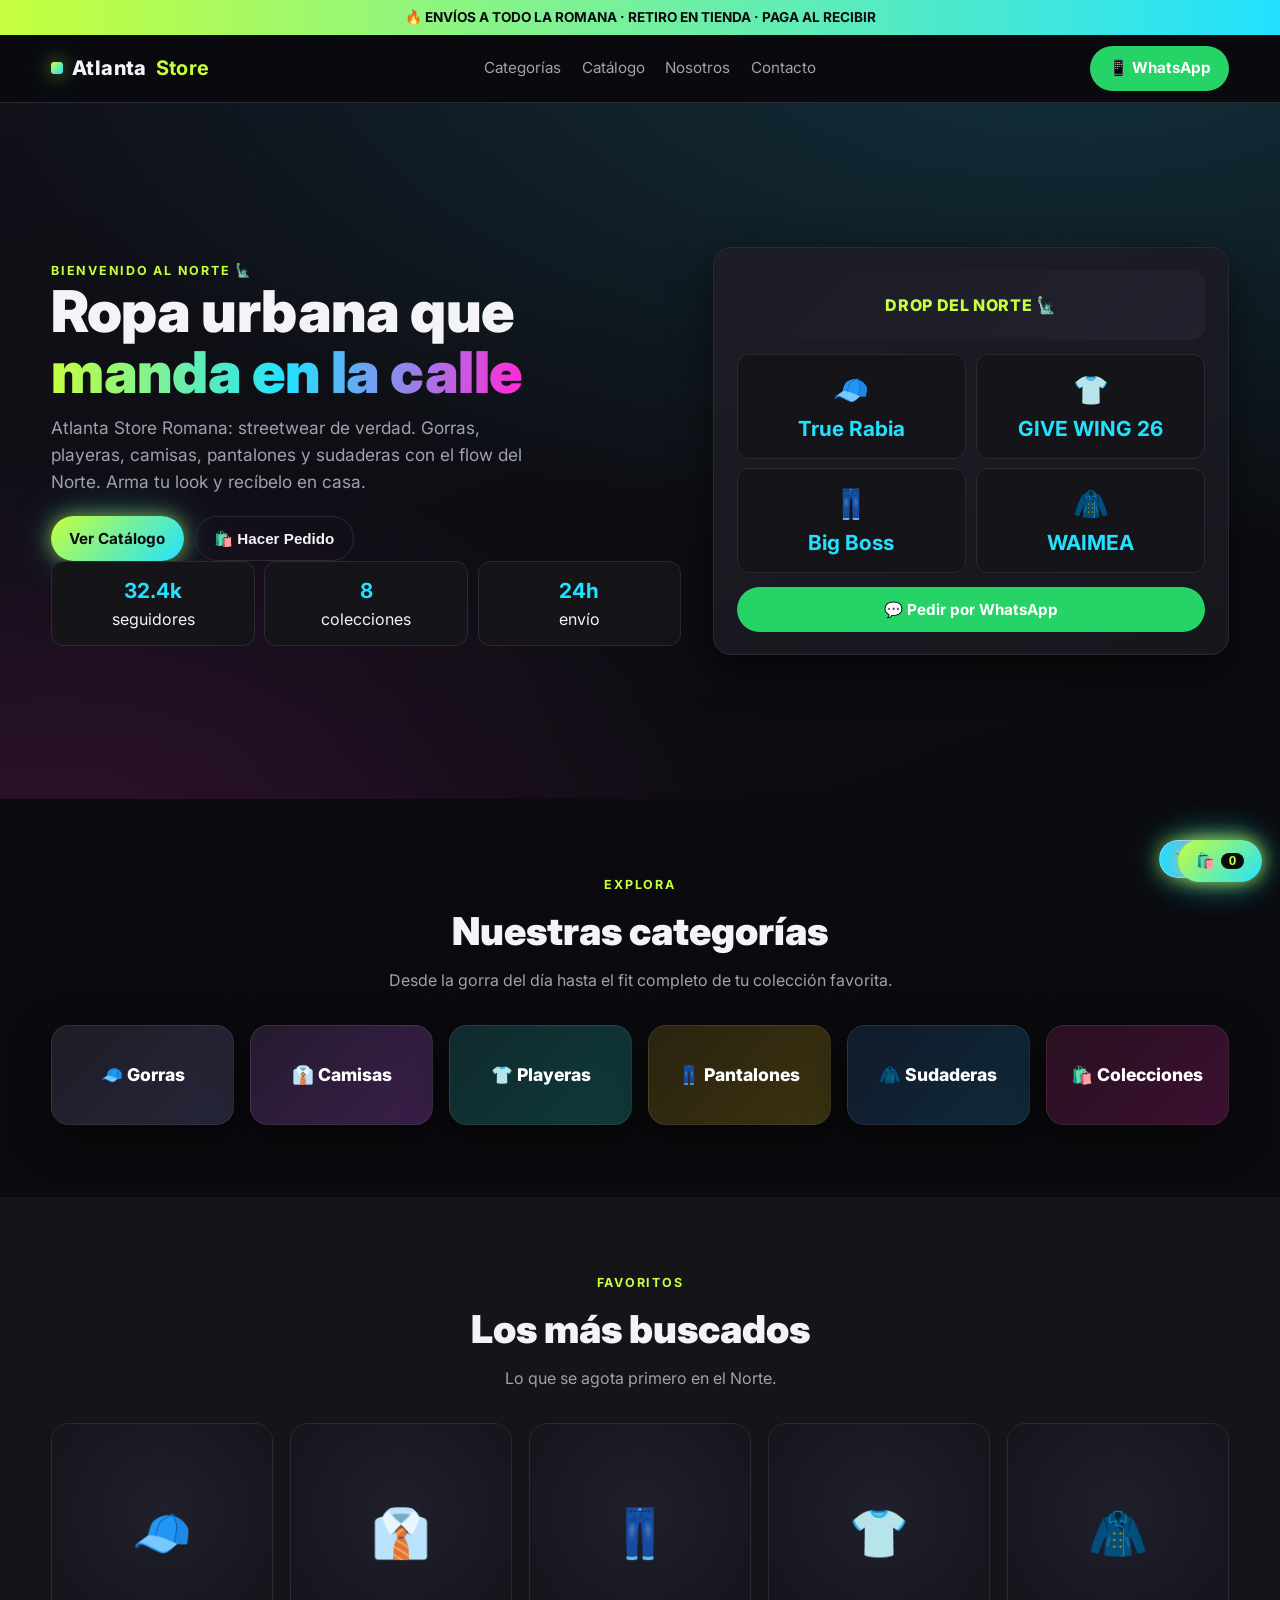
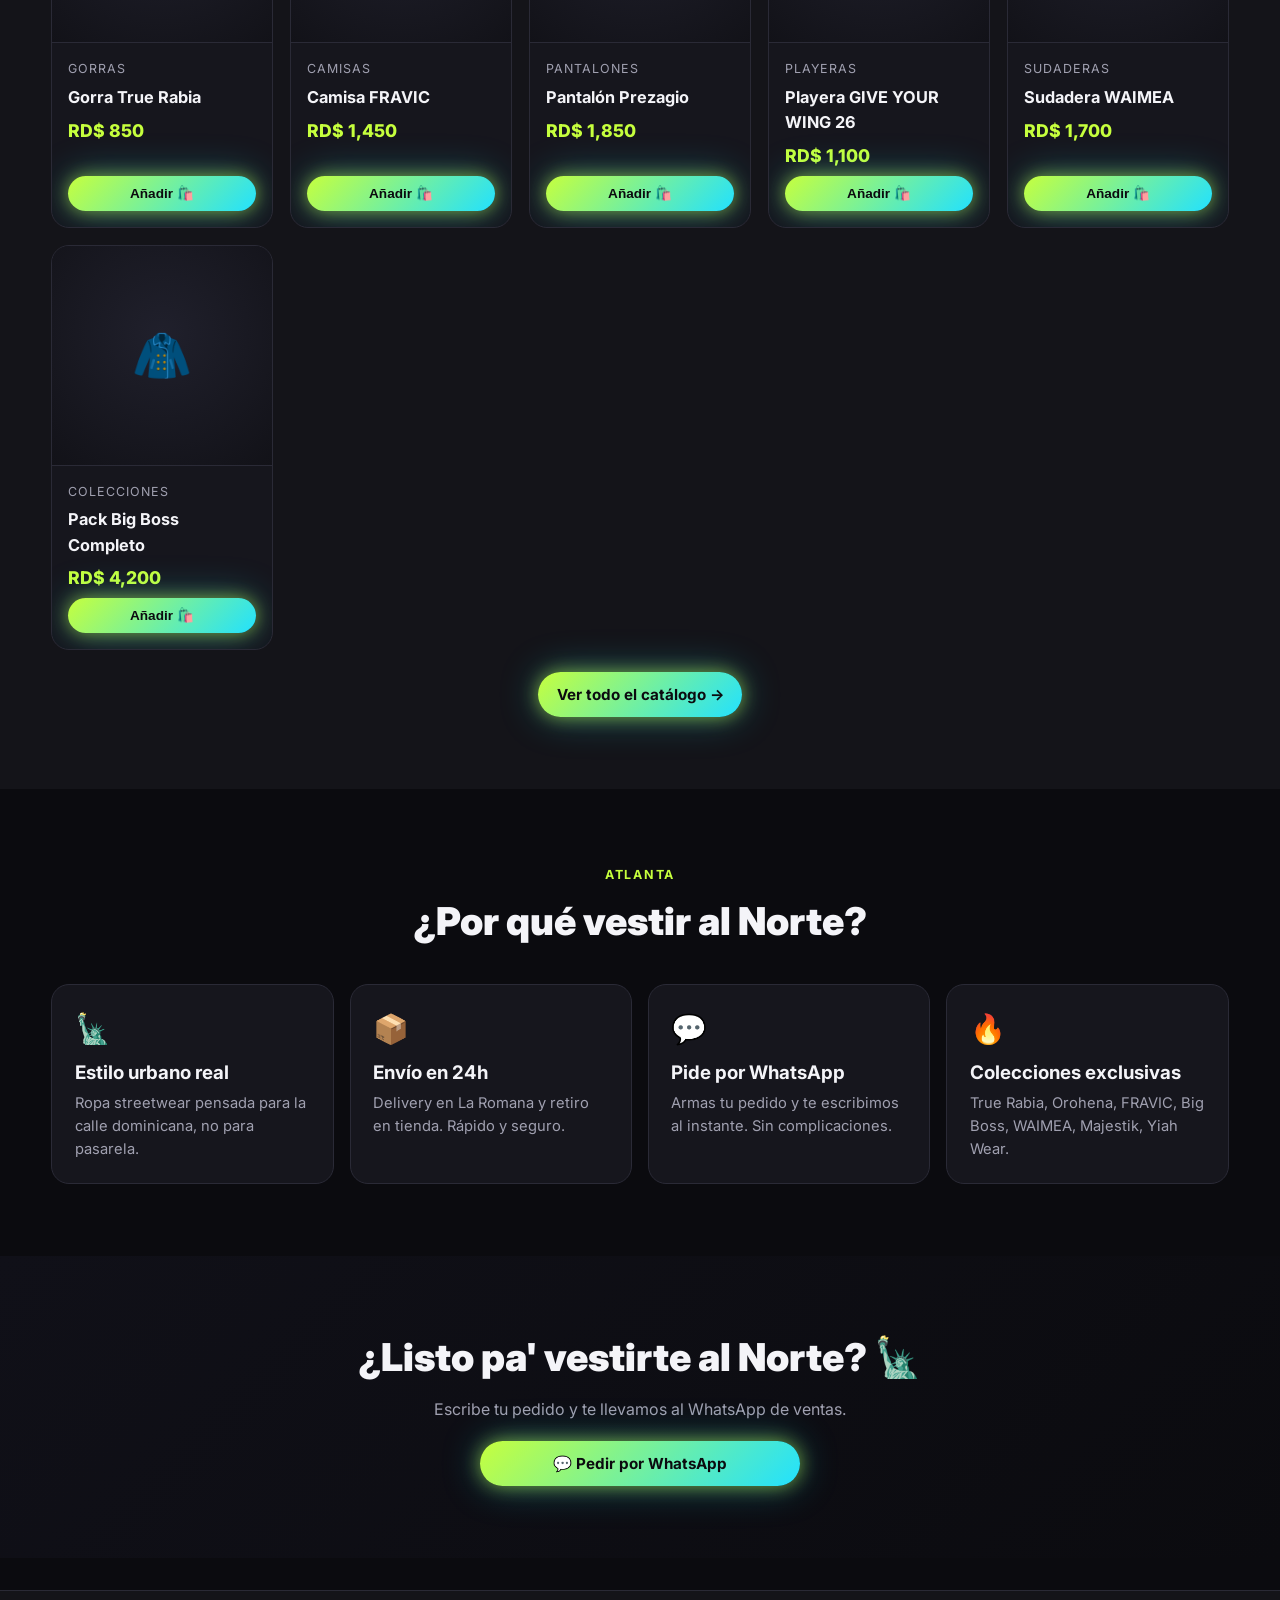
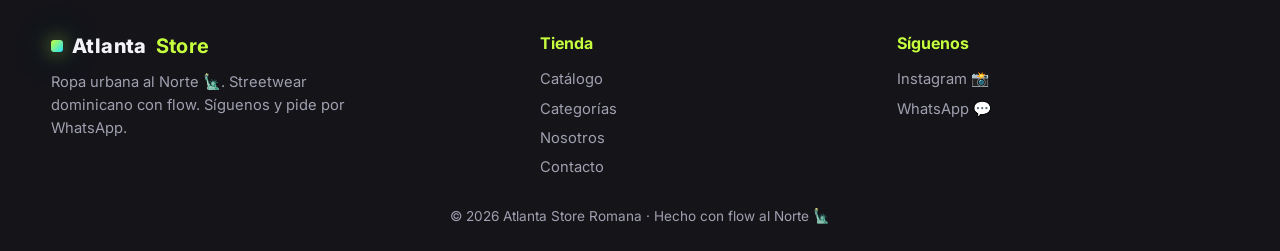
<file: index.html>
<!DOCTYPE html>
<html lang="es">
<head>
  <meta charset="UTF-8" />
  <meta name="viewport" content="width=device-width, initial-scale=1.0" />
  <title>Atlanta Store Romana — Ropa urbana al Norte 🗽</title>
  <meta name="description" content="Atlanta Store Romana: ropa urbana y streetwear en La Romana. Gorras, playeras, camisas, pantalones, sudaderas y colecciones. Pide por WhatsApp." />
  <meta name="theme-color" content="#0b0b0f" />
  <link rel="preconnect" href="https://fonts.googleapis.com">
  <link href="https://fonts.googleapis.com/css2?family=Inter:wght@400;600;800;900&display=swap" rel="stylesheet">
  <link rel="stylesheet" href="assets/css/style.css" />
</head>
<body>
  <div class="promo">🔥 ENVÍOS A TODO LA ROMANA · RETIRO EN TIENDA · PAGA AL RECIBIR</div>

  <header class="site-header">
    <div class="container nav">
      <a class="brand" href="index.html"><span class="dot"></span> Atlanta<b>Store</b></a>
      <nav class="nav-links" aria-label="Principal">
        <a href="#categorias">Categorías</a>
        <a href="catalogo.html">Catálogo</a>
        <a href="nosotros.html">Nosotros</a>
        <a href="contacto.html">Contacto</a>
      </nav>
      <a href="https://wa.me/message/SRDUJGXYN6LCE1" target="_blank" class="btn btn-wa">📱 WhatsApp</a>
    </div>
  </header>

  <!-- HERO -->
  <section class="hero">
    <div class="container hero-inner">
      <div class="hero-left">
        <span class="eyebrow">Bienvenido al Norte 🗽</span>
        <h1>Ropa urbana que <span class="grad">manda en la calle</span></h1>
        <p>Atlanta Store Romana: streetwear de verdad. Gorras, playeras, camisas, pantalones y sudaderas con el flow del Norte. Arma tu look y recíbelo en casa.</p>
        <div class="hero-cta">
          <a href="catalogo.html" class="btn btn-primary">Ver Catálogo</a>
          <button class="btn btn-ghost" data-open-cart>🛍️ Hacer Pedido</button>
        </div>
        <div class="hero-stats">
          <div class="s"><b>32.4k</b><span>seguidores</span></div>
          <div class="s"><b>8</b><span>colecciones</span></div>
          <div class="s"><b>24h</b><span>envío</span></div>
        </div>
      </div>
      <div class="hero-card">
        <div class="dish">DROP DEL NORTE 🗽</div>
        <div class="hero-stats" style="grid-template-columns:1fr 1fr">
          <div class="s"><span style="font-size:1.8rem">🧢</span><b>True Rabia</b></div>
          <div class="s"><span style="font-size:1.8rem">👕</span><b>GIVE WING 26</b></div>
          <div class="s"><span style="font-size:1.8rem">👖</span><b>Big Boss</b></div>
          <div class="s"><span style="font-size:1.8rem">🧥</span><b>WAIMEA</b></div>
        </div>
        <a href="https://wa.me/message/SRDUJGXYN6LCE1" target="_blank" class="btn btn-wa btn-block">💬 Pedir por WhatsApp</a>
      </div>
    </div>
  </section>

  <!-- CATEGORÍAS -->
  <section id="categorias">
    <div class="container">
      <div class="section-head">
        <span class="eyebrow">Explora</span>
        <h2>Nuestras categorías</h2>
        <p>Desde la gorra del día hasta el fit completo de tu colección favorita.</p>
      </div>
      <div class="cat-grid">
        <a class="cat-card" style="background:linear-gradient(135deg,#1d1d26,#26263a)" href="catalogo.html?cat=Gorras"><span>🧢 Gorras</span></a>
        <a class="cat-card" style="background:linear-gradient(135deg,#241a2e,#3a1f4a)" href="catalogo.html?cat=Camisas"><span>👔 Camisas</span></a>
        <a class="cat-card" style="background:linear-gradient(135deg,#102a2e,#103a3a)" href="catalogo.html?cat=Playeras"><span>👕 Playeras</span></a>
        <a class="cat-card" style="background:linear-gradient(135deg,#2a2410,#3a3210)" href="catalogo.html?cat=Pantalones"><span>👖 Pantalones</span></a>
        <a class="cat-card" style="background:linear-gradient(135deg,#101a2a,#102a3a)" href="catalogo.html?cat=Sudaderas"><span>🧥 Sudaderas</span></a>
        <a class="cat-card" style="background:linear-gradient(135deg,#2a1020,#3a1030)" href="catalogo.html?cat=Colecciones"><span>🛍️ Colecciones</span></a>
      </div>
    </div>
  </section>

  <!-- MÁS VENDIDOS -->
  <section style="background:var(--bg-soft)">
    <div class="container">
      <div class="section-head">
        <span class="eyebrow">Favoritos</span>
        <h2>Los más buscados</h2>
        <p>Lo que se agota primero en el Norte.</p>
      </div>
      <div class="product-grid" id="best-grid"></div>
      <div class="center" style="margin-top:1.4em;text-align:center">
        <a href="catalogo.html" class="btn btn-primary">Ver todo el catálogo →</a>
      </div>
    </div>
  </section>

  <!-- POR QUÉ -->
  <section>
    <div class="container">
      <div class="section-head">
        <span class="eyebrow">Atlanta</span>
        <h2>¿Por qué vestir al Norte?</h2>
      </div>
      <div class="feature-grid">
        <div class="feature"><div class="ic">🗽</div><h3>Estilo urbano real</h3><p>Ropa streetwear pensada para la calle dominicana, no para pasarela.</p></div>
        <div class="feature"><div class="ic">📦</div><h3>Envío en 24h</h3><p>Delivery en La Romana y retiro en tienda. Rápido y seguro.</p></div>
        <div class="feature"><div class="ic">💬</div><h3>Pide por WhatsApp</h3><p>Armas tu pedido y te escribimos al instante. Sin complicaciones.</p></div>
        <div class="feature"><div class="ic">🔥</div><h3>Colecciones exclusivas</h3><p>True Rabia, Orohena, FRAVIC, Big Boss, WAIMEA, Majestik, Yiah Wear.</p></div>
      </div>
    </div>
  </section>

  <!-- CTA -->
  <section style="background:linear-gradient(135deg,#101018,#0b0b0f);text-align:center">
    <div class="container">
      <h2 style="font-size:clamp(1.6rem,4vw,2.4rem);font-weight:900">¿Listo pa' vestirte al Norte? 🗽</h2>
      <p class="muted" style="margin:.6rem 0 1.2rem">Escribe tu pedido y te llevamos al WhatsApp de ventas.</p>
      <a href="https://wa.me/message/SRDUJGXYN6LCE1" target="_blank" class="btn btn-primary btn-block" style="max-width:320px;margin:0 auto">💬 Pedir por WhatsApp</a>
    </div>
  </section>

  <!-- FOOTER -->
  <footer class="footer">
    <div class="container footer-inner">
      <div>
        <div class="brand" style="margin-bottom:.6rem"><span class="dot"></span> Atlanta<b>Store</b></div>
        <p class="muted" style="font-size:.92rem;max-width:34ch">Ropa urbana al Norte 🗽. Streetwear dominicano con flow. Síguenos y pide por WhatsApp.</p>
      </div>
      <div>
        <h4>Tienda</h4>
        <a href="catalogo.html">Catálogo</a>
        <a href="#categorias">Categorías</a>
        <a href="nosotros.html">Nosotros</a>
        <a href="contacto.html">Contacto</a>
      </div>
      <div>
        <h4>Síguenos</h4>
        <a href="https://www.instagram.com/atlanta_store.rd" target="_blank">Instagram 📸</a>
        <a href="https://wa.me/message/SRDUJGXYN6LCE1" target="_blank">WhatsApp 💬</a>
      </div>
    </div>
    <p class="copy">© <span id="year"></span> Atlanta Store Romana · Hecho con flow al Norte 🗽</p>
  </footer>

  <!-- CARRITO -->
  <button class="fab btn btn-primary" id="cart-fab" aria-label="Bolsa">🛍️ <span class="cart-count" id="cart-count2">0</span></button>

  <div class="cart-panel" id="cart-panel">
    <div class="cart-backdrop" id="cart-backdrop"></div>
    <div class="cart-modal">
      <button class="close-x" id="cart-close">×</button>
      <h3>Tu bolsa 🛍️</h3>
      <div class="cart-items" id="cart-items"></div>
      <div class="delivery-toggle">
        <button data-mode="pickup" class="active" onclick="document.querySelectorAll('.delivery-toggle button').forEach(b=>b.classList.remove('active'));this.classList.add('active');document.querySelector('input[name=delivery][value=pickup]').checked=true">🏬 Retiro</button>
        <button data-mode="delivery" onclick="document.querySelectorAll('.delivery-toggle button').forEach(b=>b.classList.remove('active'));this.classList.add('active');document.querySelector('input[name=delivery][value=delivery]').checked=true">📦 Delivery</button>
      </div>
      <input type="radio" name="delivery" value="pickup" checked hidden>
      <input type="radio" name="delivery" value="delivery" hidden>
      <input class="field" id="zone" placeholder="Zona (solo delivery)" style="width:100%;padding:.6em 1em;border-radius:12px;background:var(--bg-soft);border:1px solid var(--line);color:var(--ink);margin-bottom:.6rem">
      <textarea class="field" id="order-note" placeholder="Nota (talla, color, etc.)" rows="2" style="width:100%;padding:.6em 1em;border-radius:12px;background:var(--bg-soft);border:1px solid var(--line);color:var(--ink)"></textarea>
      <div class="cart-total">Total: <b id="cart-total">RD$ 0</b></div>
      <button class="btn btn-primary btn-block" id="cart-send">📲 Enviar pedido por WhatsApp</button>
    </div>
  </div>

  <!-- CHATBOT -->
  <button class="chat-fab" id="chat-fab" aria-label="Chat">🗽 <span class="dot" style="width:8px;height:8px;border-radius:50%;background:#0a0a0a;animation:pulse 1.4s infinite"></span> Chat</button>
  <div class="chat-panel" id="chat-panel">
    <div class="chat-backdrop"></div>
    <div class="chat-modal">
      <div class="chat-head">🗽 AtlantaBot <button id="chat-close">×</button></div>
      <div class="chat-body" id="chat-body"></div>
      <form class="chat-input" id="chat-form">
        <input id="chat-input" placeholder="Busca una prenda o precio…" autocomplete="off">
        <button type="submit">➤</button>
      </form>
    </div>
  </div>

  <div class="toast" id="toast"></div>

  <script id="catalog-data" type="application/json">[]</script>
  <script>
    // cargar catálogo en index para "más vendidos"
    fetch("assets/data/catalog.json").then(r=>r.json()).then(d=>{
      window.__CAT = d;
      const grid=document.getElementById("best-grid");
      const best=d.filter(p=>[1,4,7,10,13,16].includes(p.id));
      grid.innerHTML=best.map(p=>{
        const emoji=(p.cat==="Gorras")?"🧢":(p.cat==="Pantalones")?"👖":(p.cat==="Camisas")?"👔":(p.cat==="Playeras")?"👕":"🧥";
        return `<article class="product-card"><div class="product-media">${emoji}</div><div class="product-body"><div class="product-cat">${p.catLabel}</div><div class="product-name">${p.name}</div><div class="product-price">RD$ ${p.price.toLocaleString("es-DO")}</div><button class="btn btn-primary" data-add="${p.id}">Añadir 🛍️</button></div></article>`;
      }).join("");
      document.getElementById("catalog-data").textContent=JSON.stringify(d);
    });
  </script>
  <script src="assets/js/app.js"></script>
  <script src="assets/js/chatbot.js"></script>
</body>
</html>
</file>
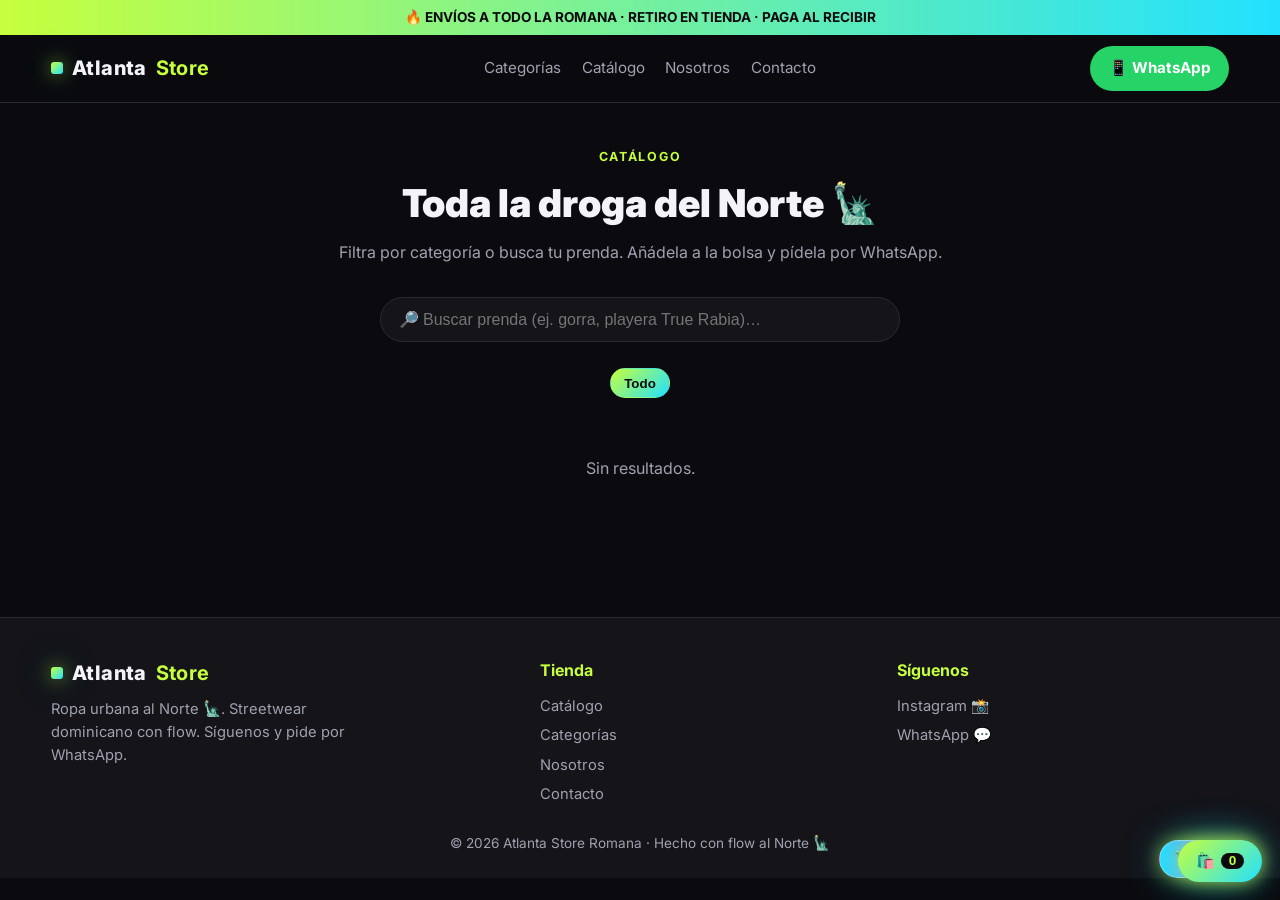
<file: catalogo.html>
<!DOCTYPE html>
<html lang="es">
<head>
  <meta charset="UTF-8" />
  <meta name="viewport" content="width=device-width, initial-scale=1.0" />
  <meta name="theme-color" content="#0b0b0f" />
  <link rel="preconnect" href="https://fonts.googleapis.com">
  <link href="https://fonts.googleapis.com/css2?family=Inter:wght@400;600;800;900&display=swap" rel="stylesheet">
  <link rel="stylesheet" href="assets/css/style.css" />
  <title>Catálogo — Atlanta Store Romana</title>
  <meta name="description" content="Catálogo de ropa urbana Atlanta Store: gorras, playeras, camisas, pantalones, sudaderas y colecciones." />
</head>
<body>
  <div class="promo">🔥 ENVÍOS A TODO LA ROMANA · RETIRO EN TIENDA · PAGA AL RECIBIR</div>
  <header class="site-header">
    <div class="container nav">
      <a class="brand" href="index.html"><span class="dot"></span> Atlanta<b>Store</b></a>
      <nav class="nav-links" aria-label="Principal">
        <a href="index.html#categorias">Categorías</a>
        <a href="catalogo.html">Catálogo</a>
        <a href="nosotros.html">Nosotros</a>
        <a href="contacto.html">Contacto</a>
      </nav>
      <a href="https://wa.me/message/SRDUJGXYN6LCE1" target="_blank" class="btn btn-wa">📱 WhatsApp</a>
    </div>
  </header>

  <section style="padding-top:2.5rem">
    <div class="container">
      <div class="section-head">
        <span class="eyebrow">Catálogo</span>
        <h2>Toda la droga del Norte 🗽</h2>
        <p>Filtra por categoría o busca tu prenda. Añádela a la bolsa y pídela por WhatsApp.</p>
      </div>
      <div class="search"><input id="search" placeholder="🔎 Buscar prenda (ej. gorra, playera True Rabia)…" /></div>
      <div class="filters" id="filters"></div>
      <div class="product-grid" id="product-grid"></div>
    </div>
  </section>

  <footer class="footer">
    <div class="container footer-inner">
      <div>
        <div class="brand" style="margin-bottom:.6rem"><span class="dot"></span> Atlanta<b>Store</b></div>
        <p class="muted" style="font-size:.92rem;max-width:34ch">Ropa urbana al Norte 🗽. Streetwear dominicano con flow. Síguenos y pide por WhatsApp.</p>
      </div>
      <div>
        <h4>Tienda</h4>
        <a href="catalogo.html">Catálogo</a>
        <a href="index.html#categorias">Categorías</a>
        <a href="nosotros.html">Nosotros</a>
        <a href="contacto.html">Contacto</a>
      </div>
      <div>
        <h4>Síguenos</h4>
        <a href="https://www.instagram.com/atlanta_store.rd" target="_blank">Instagram 📸</a>
        <a href="https://wa.me/message/SRDUJGXYN6LCE1" target="_blank">WhatsApp 💬</a>
      </div>
    </div>
    <p class="copy">© <span id="year"></span> Atlanta Store Romana · Hecho con flow al Norte 🗽</p>
  </footer>

  <!-- CARRITO -->
  <button class="fab btn btn-primary" id="cart-fab" aria-label="Bolsa">🛍️ <span class="cart-count" id="cart-count2">0</span></button>
  <div class="cart-panel" id="cart-panel">
    <div class="cart-backdrop" id="cart-backdrop"></div>
    <div class="cart-modal">
      <button class="close-x" id="cart-close">×</button>
      <h3>Tu bolsa 🛍️</h3>
      <div class="cart-items" id="cart-items"></div>
      <div class="delivery-toggle">
        <button data-mode="pickup" class="active" onclick="document.querySelectorAll('.delivery-toggle button').forEach(b=>b.classList.remove('active'));this.classList.add('active');document.querySelector('input[name=delivery][value=pickup]').checked=true">🏬 Retiro</button>
        <button data-mode="delivery" onclick="document.querySelectorAll('.delivery-toggle button').forEach(b=>b.classList.remove('active'));this.classList.add('active');document.querySelector('input[name=delivery][value=delivery]').checked=true">📦 Delivery</button>
      </div>
      <input type="radio" name="delivery" value="pickup" checked hidden>
      <input type="radio" name="delivery" value="delivery" hidden>
      <input class="field" id="zone" placeholder="Zona (solo delivery)" style="width:100%;padding:.6em 1em;border-radius:12px;background:var(--bg-soft);border:1px solid var(--line);color:var(--ink);margin-bottom:.6rem">
      <textarea class="field" id="order-note" placeholder="Nota (talla, color, etc.)" rows="2" style="width:100%;padding:.6em 1em;border-radius:12px;background:var(--bg-soft);border:1px solid var(--line);color:var(--ink)"></textarea>
      <div class="cart-total">Total: <b id="cart-total">RD$ 0</b></div>
      <button class="btn btn-primary btn-block" id="cart-send">📲 Enviar pedido por WhatsApp</button>
    </div>
  </div>
  <!-- CHATBOT -->
  <button class="chat-fab" id="chat-fab" aria-label="Chat">🗽 <span class="dot" style="width:8px;height:8px;border-radius:50%;background:#0a0a0a;animation:pulse 1.4s infinite"></span> Chat</button>
  <div class="chat-panel" id="chat-panel">
    <div class="chat-backdrop"></div>
    <div class="chat-modal">
      <div class="chat-head">🗽 AtlantaBot <button id="chat-close">×</button></div>
      <div class="chat-body" id="chat-body"></div>
      <form class="chat-input" id="chat-form">
        <input id="chat-input" placeholder="Busca una prenda o precio…" autocomplete="off">
        <button type="submit">➤</button>
      </form>
    </div>
  </div>
  <div class="toast" id="toast"></div>
  <script id="catalog-data" type="application/json">[]</script>
  <script>
    fetch("assets/data/catalog.json").then(r=>r.json()).then(d=>{{
      window.__CAT=d;
      document.getElementById("catalog-data").textContent=JSON.stringify(d);
    }});
  </script>
  <script src="assets/js/app.js"></script>
  <script src="assets/js/chatbot.js"></script>
</body>
</html>
</file>
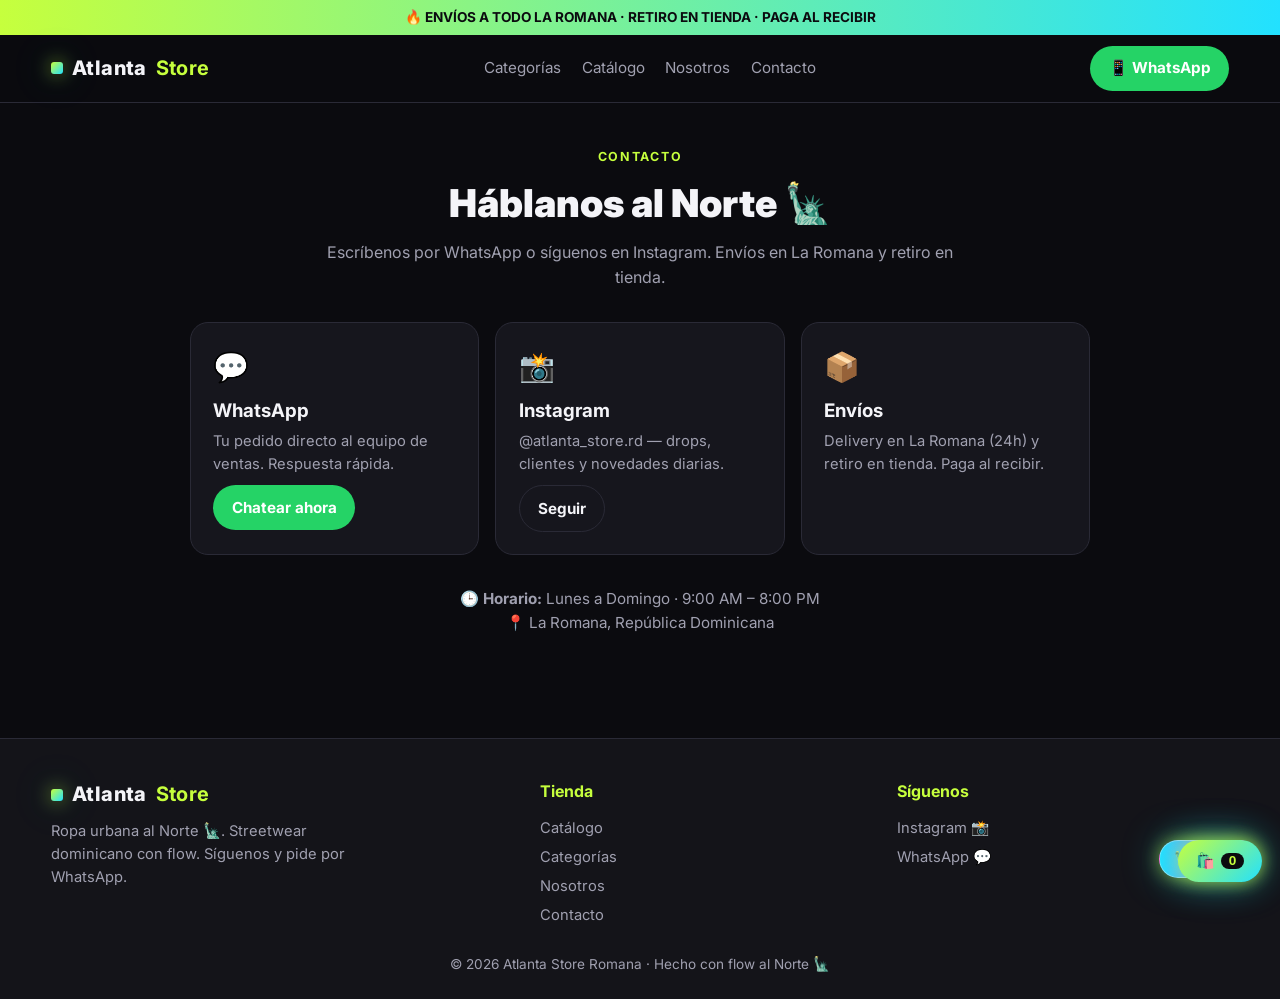
<file: contacto.html>
<!DOCTYPE html>
<html lang="es">
<head>
  <meta charset="UTF-8" />
  <meta name="viewport" content="width=device-width, initial-scale=1.0" />
  <meta name="theme-color" content="#0b0b0f" />
  <link rel="preconnect" href="https://fonts.googleapis.com">
  <link href="https://fonts.googleapis.com/css2?family=Inter:wght@400;600;800;900&display=swap" rel="stylesheet">
  <link rel="stylesheet" href="assets/css/style.css" />
  <title>Contacto — Atlanta Store Romana</title>
  <meta name="description" content="Contacta Atlanta Store Romana: WhatsApp, Instagram, horarios y envíos en La Romana." />
</head>
<body>
  <div class="promo">🔥 ENVÍOS A TODO LA ROMANA · RETIRO EN TIENDA · PAGA AL RECIBIR</div>
  <header class="site-header">
    <div class="container nav">
      <a class="brand" href="index.html"><span class="dot"></span> Atlanta<b>Store</b></a>
      <nav class="nav-links" aria-label="Principal">
        <a href="index.html#categorias">Categorías</a>
        <a href="catalogo.html">Catálogo</a>
        <a href="nosotros.html">Nosotros</a>
        <a href="contacto.html">Contacto</a>
      </nav>
      <a href="https://wa.me/message/SRDUJGXYN6LCE1" target="_blank" class="btn btn-wa">📱 WhatsApp</a>
    </div>
  </header>

  <section style="padding-top:2.5rem">
    <div class="container">
      <div class="section-head">
        <span class="eyebrow">Contacto</span>
        <h2>Háblanos al Norte 🗽</h2>
        <p>Escríbenos por WhatsApp o síguenos en Instagram. Envíos en La Romana y retiro en tienda.</p>
      </div>
      <div class="feature-grid" style="max-width:900px;margin:0 auto 2rem">
        <div class="feature"><div class="ic">💬</div><h3>WhatsApp</h3><p>Tu pedido directo al equipo de ventas. Respuesta rápida.</p><a href="https://wa.me/message/SRDUJGXYN6LCE1" target="_blank" class="btn btn-wa" style="margin-top:.6rem">Chatear ahora</a></div>
        <div class="feature"><div class="ic">📸</div><h3>Instagram</h3><p>@atlanta_store.rd — drops, clientes y novedades diarias.</p><a href="https://www.instagram.com/atlanta_store.rd" target="_blank" class="btn btn-ghost" style="margin-top:.6rem">Seguir</a></div>
        <div class="feature"><div class="ic">📦</div><h3>Envíos</h3><p>Delivery en La Romana (24h) y retiro en tienda. Paga al recibir.</p></div>
      </div>
      <div class="info-note">🕒 <b>Horario:</b> Lunes a Domingo · 9:00 AM – 8:00 PM<br>📍 La Romana, República Dominicana</div>
    </div>
  </section>

  <footer class="footer">
    <div class="container footer-inner">
      <div>
        <div class="brand" style="margin-bottom:.6rem"><span class="dot"></span> Atlanta<b>Store</b></div>
        <p class="muted" style="font-size:.92rem;max-width:34ch">Ropa urbana al Norte 🗽. Streetwear dominicano con flow. Síguenos y pide por WhatsApp.</p>
      </div>
      <div>
        <h4>Tienda</h4>
        <a href="catalogo.html">Catálogo</a>
        <a href="index.html#categorias">Categorías</a>
        <a href="nosotros.html">Nosotros</a>
        <a href="contacto.html">Contacto</a>
      </div>
      <div>
        <h4>Síguenos</h4>
        <a href="https://www.instagram.com/atlanta_store.rd" target="_blank">Instagram 📸</a>
        <a href="https://wa.me/message/SRDUJGXYN6LCE1" target="_blank">WhatsApp 💬</a>
      </div>
    </div>
    <p class="copy">© <span id="year"></span> Atlanta Store Romana · Hecho con flow al Norte 🗽</p>
  </footer>

  <!-- CARRITO -->
  <button class="fab btn btn-primary" id="cart-fab" aria-label="Bolsa">🛍️ <span class="cart-count" id="cart-count2">0</span></button>
  <div class="cart-panel" id="cart-panel">
    <div class="cart-backdrop" id="cart-backdrop"></div>
    <div class="cart-modal">
      <button class="close-x" id="cart-close">×</button>
      <h3>Tu bolsa 🛍️</h3>
      <div class="cart-items" id="cart-items"></div>
      <div class="delivery-toggle">
        <button data-mode="pickup" class="active" onclick="document.querySelectorAll('.delivery-toggle button').forEach(b=>b.classList.remove('active'));this.classList.add('active');document.querySelector('input[name=delivery][value=pickup]').checked=true">🏬 Retiro</button>
        <button data-mode="delivery" onclick="document.querySelectorAll('.delivery-toggle button').forEach(b=>b.classList.remove('active'));this.classList.add('active');document.querySelector('input[name=delivery][value=delivery]').checked=true">📦 Delivery</button>
      </div>
      <input type="radio" name="delivery" value="pickup" checked hidden>
      <input type="radio" name="delivery" value="delivery" hidden>
      <input class="field" id="zone" placeholder="Zona (solo delivery)" style="width:100%;padding:.6em 1em;border-radius:12px;background:var(--bg-soft);border:1px solid var(--line);color:var(--ink);margin-bottom:.6rem">
      <textarea class="field" id="order-note" placeholder="Nota (talla, color, etc.)" rows="2" style="width:100%;padding:.6em 1em;border-radius:12px;background:var(--bg-soft);border:1px solid var(--line);color:var(--ink)"></textarea>
      <div class="cart-total">Total: <b id="cart-total">RD$ 0</b></div>
      <button class="btn btn-primary btn-block" id="cart-send">📲 Enviar pedido por WhatsApp</button>
    </div>
  </div>
  <!-- CHATBOT -->
  <button class="chat-fab" id="chat-fab" aria-label="Chat">🗽 <span class="dot" style="width:8px;height:8px;border-radius:50%;background:#0a0a0a;animation:pulse 1.4s infinite"></span> Chat</button>
  <div class="chat-panel" id="chat-panel">
    <div class="chat-backdrop"></div>
    <div class="chat-modal">
      <div class="chat-head">🗽 AtlantaBot <button id="chat-close">×</button></div>
      <div class="chat-body" id="chat-body"></div>
      <form class="chat-input" id="chat-form">
        <input id="chat-input" placeholder="Busca una prenda o precio…" autocomplete="off">
        <button type="submit">➤</button>
      </form>
    </div>
  </div>
  <div class="toast" id="toast"></div>
  <script id="catalog-data" type="application/json">[]</script>
  <script>
    fetch("assets/data/catalog.json").then(r=>r.json()).then(d=>{{
      window.__CAT=d;
      document.getElementById("catalog-data").textContent=JSON.stringify(d);
    }});
  </script>
  <script src="assets/js/app.js"></script>
  <script src="assets/js/chatbot.js"></script>
</body>
</html>
</file>
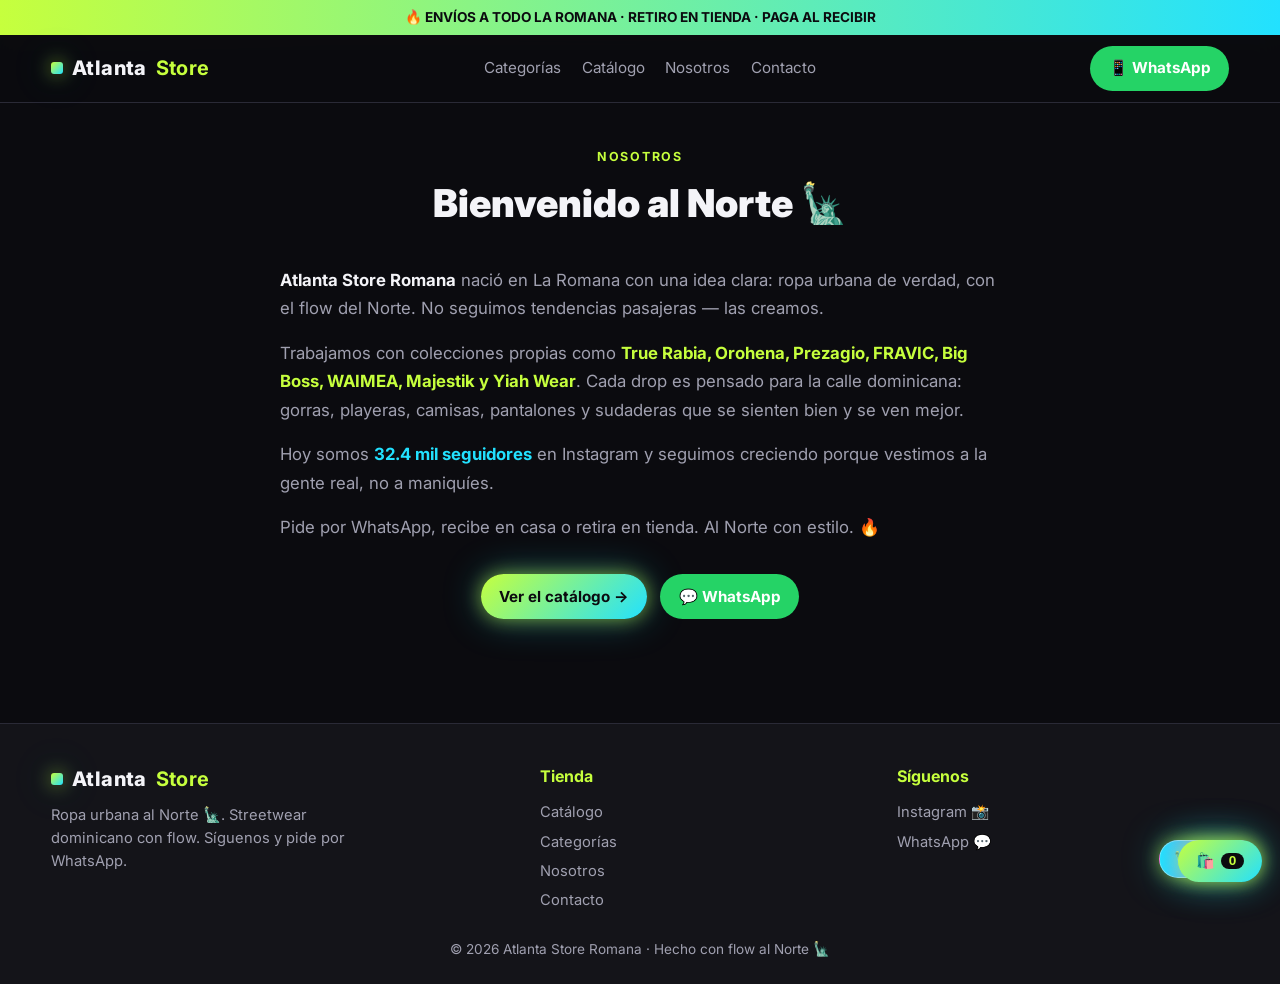
<file: nosotros.html>
<!DOCTYPE html>
<html lang="es">
<head>
  <meta charset="UTF-8" />
  <meta name="viewport" content="width=device-width, initial-scale=1.0" />
  <meta name="theme-color" content="#0b0b0f" />
  <link rel="preconnect" href="https://fonts.googleapis.com">
  <link href="https://fonts.googleapis.com/css2?family=Inter:wght@400;600;800;900&display=swap" rel="stylesheet">
  <link rel="stylesheet" href="assets/css/style.css" />
  <title>Nosotros — Atlanta Store Romana</title>
  <meta name="description" content="Conoce Atlanta Store Romana: ropa urbana al Norte, streetwear dominicano con flow." />
</head>
<body>
  <div class="promo">🔥 ENVÍOS A TODO LA ROMANA · RETIRO EN TIENDA · PAGA AL RECIBIR</div>
  <header class="site-header">
    <div class="container nav">
      <a class="brand" href="index.html"><span class="dot"></span> Atlanta<b>Store</b></a>
      <nav class="nav-links" aria-label="Principal">
        <a href="index.html#categorias">Categorías</a>
        <a href="catalogo.html">Catálogo</a>
        <a href="nosotros.html">Nosotros</a>
        <a href="contacto.html">Contacto</a>
      </nav>
      <a href="https://wa.me/message/SRDUJGXYN6LCE1" target="_blank" class="btn btn-wa">📱 WhatsApp</a>
    </div>
  </header>

  <section style="padding-top:2.5rem">
    <div class="container">
      <div class="section-head">
        <span class="eyebrow">Nosotros</span>
        <h2>Bienvenido al Norte 🗽</h2>
      </div>
      <div style="max-width:720px;margin:0 auto;color:var(--muted);font-size:1.05rem;line-height:1.7">
        <p style="margin-bottom:1rem"><b style="color:var(--ink)">Atlanta Store Romana</b> nació en La Romana con una idea clara: ropa urbana de verdad, con el flow del Norte. No seguimos tendencias pasajeras — las creamos.</p>
        <p style="margin-bottom:1rem">Trabajamos con colecciones propias como <b style="color:var(--neon-lime)">True Rabia, Orohena, Prezagio, FRAVIC, Big Boss, WAIMEA, Majestik y Yiah Wear</b>. Cada drop es pensado para la calle dominicana: gorras, playeras, camisas, pantalones y sudaderas que se sienten bien y se ven mejor.</p>
        <p style="margin-bottom:1rem">Hoy somos <b style="color:var(--neon-cyan)">32.4 mil seguidores</b> en Instagram y seguimos creciendo porque vestimos a la gente real, no a maniquíes.</p>
        <p>Pide por WhatsApp, recibe en casa o retira en tienda. Al Norte con estilo. 🔥</p>
      </div>
      <div class="center" style="text-align:center;margin-top:2rem">
        <a href="catalogo.html" class="btn btn-primary">Ver el catálogo →</a>
        <a href="https://wa.me/message/SRDUJGXYN6LCE1" target="_blank" class="btn btn-wa" style="margin-left:.6rem">💬 WhatsApp</a>
      </div>
    </div>
  </section>

  <footer class="footer">
    <div class="container footer-inner">
      <div>
        <div class="brand" style="margin-bottom:.6rem"><span class="dot"></span> Atlanta<b>Store</b></div>
        <p class="muted" style="font-size:.92rem;max-width:34ch">Ropa urbana al Norte 🗽. Streetwear dominicano con flow. Síguenos y pide por WhatsApp.</p>
      </div>
      <div>
        <h4>Tienda</h4>
        <a href="catalogo.html">Catálogo</a>
        <a href="index.html#categorias">Categorías</a>
        <a href="nosotros.html">Nosotros</a>
        <a href="contacto.html">Contacto</a>
      </div>
      <div>
        <h4>Síguenos</h4>
        <a href="https://www.instagram.com/atlanta_store.rd" target="_blank">Instagram 📸</a>
        <a href="https://wa.me/message/SRDUJGXYN6LCE1" target="_blank">WhatsApp 💬</a>
      </div>
    </div>
    <p class="copy">© <span id="year"></span> Atlanta Store Romana · Hecho con flow al Norte 🗽</p>
  </footer>

  <!-- CARRITO -->
  <button class="fab btn btn-primary" id="cart-fab" aria-label="Bolsa">🛍️ <span class="cart-count" id="cart-count2">0</span></button>
  <div class="cart-panel" id="cart-panel">
    <div class="cart-backdrop" id="cart-backdrop"></div>
    <div class="cart-modal">
      <button class="close-x" id="cart-close">×</button>
      <h3>Tu bolsa 🛍️</h3>
      <div class="cart-items" id="cart-items"></div>
      <div class="delivery-toggle">
        <button data-mode="pickup" class="active" onclick="document.querySelectorAll('.delivery-toggle button').forEach(b=>b.classList.remove('active'));this.classList.add('active');document.querySelector('input[name=delivery][value=pickup]').checked=true">🏬 Retiro</button>
        <button data-mode="delivery" onclick="document.querySelectorAll('.delivery-toggle button').forEach(b=>b.classList.remove('active'));this.classList.add('active');document.querySelector('input[name=delivery][value=delivery]').checked=true">📦 Delivery</button>
      </div>
      <input type="radio" name="delivery" value="pickup" checked hidden>
      <input type="radio" name="delivery" value="delivery" hidden>
      <input class="field" id="zone" placeholder="Zona (solo delivery)" style="width:100%;padding:.6em 1em;border-radius:12px;background:var(--bg-soft);border:1px solid var(--line);color:var(--ink);margin-bottom:.6rem">
      <textarea class="field" id="order-note" placeholder="Nota (talla, color, etc.)" rows="2" style="width:100%;padding:.6em 1em;border-radius:12px;background:var(--bg-soft);border:1px solid var(--line);color:var(--ink)"></textarea>
      <div class="cart-total">Total: <b id="cart-total">RD$ 0</b></div>
      <button class="btn btn-primary btn-block" id="cart-send">📲 Enviar pedido por WhatsApp</button>
    </div>
  </div>
  <!-- CHATBOT -->
  <button class="chat-fab" id="chat-fab" aria-label="Chat">🗽 <span class="dot" style="width:8px;height:8px;border-radius:50%;background:#0a0a0a;animation:pulse 1.4s infinite"></span> Chat</button>
  <div class="chat-panel" id="chat-panel">
    <div class="chat-backdrop"></div>
    <div class="chat-modal">
      <div class="chat-head">🗽 AtlantaBot <button id="chat-close">×</button></div>
      <div class="chat-body" id="chat-body"></div>
      <form class="chat-input" id="chat-form">
        <input id="chat-input" placeholder="Busca una prenda o precio…" autocomplete="off">
        <button type="submit">➤</button>
      </form>
    </div>
  </div>
  <div class="toast" id="toast"></div>
  <script id="catalog-data" type="application/json">[]</script>
  <script>
    fetch("assets/data/catalog.json").then(r=>r.json()).then(d=>{{
      window.__CAT=d;
      document.getElementById("catalog-data").textContent=JSON.stringify(d);
    }});
  </script>
  <script src="assets/js/app.js"></script>
  <script src="assets/js/chatbot.js"></script>
</body>
</html>
</file>
<file: assets/css/style.css>
:root{
  --bg:#0b0b0f;
  --bg-soft:#141419;
  --card:#16161d;
  --card-2:#1d1d26;
  --line:#2a2a36;
  --ink:#f4f4f8;
  --muted:#a0a0b0;
  --neon-lime:#c6ff3d;
  --neon-cyan:#22e1ff;
  --neon-magenta:#ff2bd6;
  --accent:var(--neon-lime);
  --accent-2:var(--neon-magenta);
  --shadow:0 14px 40px rgba(0,0,0,.55);
  --radius:18px;
  --neon-glow:0 0 18px rgba(198,255,61,.55),0 0 38px rgba(34,225,255,.35);
  --maxw:1180px;
}
*{box-sizing:border-box;margin:0;padding:0}
html{scroll-behavior:smooth}
body{font-family:'Inter','Segoe UI',system-ui,sans-serif;background:var(--bg);color:var(--ink);line-height:1.55;-webkit-font-smoothing:antialiased}
.container{width:min(var(--maxw),92vw);margin:0 auto}
a{color:inherit;text-decoration:none}
img{max-width:100%;display:block}
section{padding:clamp(2.5rem,6vw,4.5rem) 0}

/* NAV */
.site-header{position:sticky;top:0;z-index:50;background:rgba(11,11,15,.86);backdrop-filter:blur(12px);border-bottom:1px solid var(--line)}
.nav{display:flex;align-items:center;justify-content:space-between;padding:.7rem 0;gap:1rem}
.brand{display:flex;align-items:center;gap:.55rem;font-weight:800;font-size:1.25rem;letter-spacing:.02em}
.brand .dot{width:12px;height:12px;border-radius:3px;background:linear-gradient(135deg,var(--neon-lime),var(--neon-cyan));box-shadow:var(--neon-glow)}
.brand b{color:var(--neon-lime)}
.nav-links{display:flex;gap:1.3rem;font-size:.95rem}
.nav-links a{color:var(--muted);transition:color .2s}
.nav-links a:hover{color:var(--ink)}
@media(max-width:760px){.nav-links{display:none}}
.btn{padding:.7em 1.2em;border-radius:999px;border:none;cursor:pointer;font-weight:700;font-size:.95rem;transition:transform .15s,box-shadow .2s;display:inline-flex;align-items:center;gap:.5em}
.btn:active{transform:translateY(1px)}
.btn-primary{background:linear-gradient(135deg,var(--neon-lime),var(--neon-cyan));color:#0b0b0f;box-shadow:var(--neon-glow)}
.btn-primary:hover{box-shadow:0 0 26px rgba(198,255,61,.8)}
.btn-ghost{background:transparent;color:var(--ink);border:1px solid var(--line)}
.btn-ghost:hover{border-color:var(--neon-lime)}
.btn-wa{background:#25d366;color:#fff}
.btn-block{width:100%;justify-content:center}
.eyebrow{color:var(--neon-lime);font-weight:700;letter-spacing:.14em;text-transform:uppercase;font-size:.78rem}
.muted{color:var(--muted)}

/* HERO */
.hero{position:relative;overflow:hidden;background:
  radial-gradient(1100px 520px at 85% -10%,rgba(34,225,255,.16),transparent),
  radial-gradient(700px 420px at 5% 110%,rgba(255,43,214,.14),transparent),
  linear-gradient(160deg,#101018,#0b0b0f)}
.hero-inner{display:grid;grid-template-columns:1.1fr .9fr;gap:2rem;align-items:center;padding:clamp(2.5rem,6vw,4.5rem) 0}
@media(max-width:880px){.hero-inner{grid-template-columns:1fr;text-align:center}}
.hero h1{font-size:clamp(2rem,6vw,3.6rem);line-height:1.05;font-weight:900;letter-spacing:-.01em}
.hero h1 .grad{background:linear-gradient(90deg,var(--neon-lime),var(--neon-cyan),var(--neon-magenta));-webkit-background-clip:text;background-clip:text;color:transparent}
.hero p{color:var(--muted);font-size:1.08rem;max-width:46ch;margin-top:.8rem}
@media(max-width:880px){.hero p{margin-inline:auto}}
.hero-cta{display:flex;gap:.7rem;margin-top:1.3rem;flex-wrap:wrap}
@media(max-width:880px){.hero-cta{justify-content:center}}
.hero-card{background:linear-gradient(160deg,var(--card-2),var(--card));border:1px solid var(--line);border-radius:var(--radius);box-shadow:var(--shadow);padding:1.4rem;display:grid;gap:.9rem}
.hero-card .dish{background:linear-gradient(135deg,#1c1c26,#22222e);border-radius:14px;padding:1.4rem;font-weight:800;text-align:center;letter-spacing:.04em;color:var(--neon-lime)}
.hero-stats{display:grid;grid-template-columns:repeat(3,1fr);gap:.6rem}
.hero-stats .s{background:var(--bg-soft);border:1px solid var(--line);border-radius:12px;padding:.8em;text-align:center}
.hero-stats b{display:block;font-size:1.3rem;color:var(--neon-cyan)}

/* SECTION HEAD */
.section-head{text-align:center;max-width:640px;margin:0 auto 2rem}
.section-head h2{font-size:clamp(1.6rem,4vw,2.4rem);font-weight:900;margin:.4rem 0}
.section-head p{color:var(--muted)}

/* CATEGORIES */
.cat-grid{display:grid;grid-template-columns:repeat(auto-fit,minmax(180px,1fr));gap:1rem}
.cat-card{border-radius:var(--radius);padding:2.2rem 1rem;text-align:center;font-weight:800;color:#fff;box-shadow:var(--shadow);transition:transform .2s,box-shadow .2s;border:1px solid rgba(255,255,255,.08)}
.cat-card:hover{transform:translateY(-4px)}
.cat-card span{font-size:1.1rem}

/* PRODUCTS */
.filters{display:flex;gap:.5rem;flex-wrap:wrap;justify-content:center;margin-bottom:1.6rem}
.filters button{background:var(--bg-soft);border:1px solid var(--line);color:var(--muted);padding:.5em 1em;border-radius:999px;cursor:pointer;font-weight:600;transition:.2s}
.filters button.active{background:linear-gradient(135deg,var(--neon-lime),var(--neon-cyan));color:#0b0b0f;border-color:transparent}
.search{display:flex;justify-content:center;margin-bottom:1.6rem}
.search input{width:min(520px,92vw);padding:.8em 1.1em;border-radius:999px;background:var(--bg-soft);border:1px solid var(--line);color:var(--ink);font-size:1rem}
.search input:focus{outline:none;border-color:var(--neon-cyan)}
.product-grid{display:grid;grid-template-columns:repeat(auto-fill,minmax(220px,1fr));gap:1.1rem}
.product-card{background:var(--card);border:1px solid var(--line);border-radius:var(--radius);overflow:hidden;display:flex;flex-direction:column;transition:transform .2s,box-shadow .2s}
.product-card:hover{transform:translateY(-4px);box-shadow:var(--shadow)}
.product-media{aspect-ratio:1/1;display:flex;align-items:center;justify-content:center;background:radial-gradient(circle at 50% 40%,#20202c,#121218);color:var(--neon-lime);font-size:3rem;border-bottom:1px solid var(--line)}
.product-media.pants{color:var(--neon-cyan)}
.product-media.shirt{color:var(--neon-magenta)}
.product-body{padding:1rem;display:flex;flex-direction:column;gap:.4rem;flex:1}
.product-name{font-weight:700;font-size:1.02rem}
.product-cat{font-size:.78rem;color:var(--muted);text-transform:uppercase;letter-spacing:.08em}
.product-price{color:var(--neon-lime);font-weight:800;font-size:1.1rem}
.product-desc{font-size:.85rem;color:var(--muted)}
.product-card .btn{margin-top:auto;font-size:.85rem;justify-content:center}

/* FEATURES */
.feature-grid{display:grid;grid-template-columns:repeat(auto-fit,minmax(220px,1fr));gap:1rem}
.feature{background:var(--card);border:1px solid var(--line);border-radius:var(--radius);padding:1.4rem}
.feature .ic{font-size:1.8rem;margin-bottom:.4rem}
.feature h3{margin-bottom:.3rem}
.feature p{color:var(--muted);font-size:.92rem}

/* DELIVERY TOGGLE */
.delivery-toggle{display:flex;gap:.5rem;justify-content:center;margin:1rem 0}
.delivery-toggle button{flex:1;max-width:220px;padding:.8em;border-radius:12px;background:var(--bg-soft);border:1px solid var(--line);color:var(--muted);font-weight:700;cursor:pointer}
.delivery-toggle button.active{background:linear-gradient(135deg,var(--neon-lime),var(--neon-cyan));color:#0b0b0f;border-color:transparent}
.info-note{text-align:center;color:var(--muted);font-size:.95rem;max-width:560px;margin:0 auto}

/* CART */
.fab{position:fixed;bottom:18px;right:18px;z-index:120;display:inline-flex;align-items:center;gap:.4em;background:linear-gradient(135deg,var(--neon-lime),var(--neon-cyan));color:#0b0b0f;font-weight:800;padding:.8em 1.2em;border:none;border-radius:999px;box-shadow:var(--neon-glow);cursor:pointer}
.cart-count{background:#0b0b0f;color:var(--neon-lime);border-radius:999px;padding:.05em .55em;font-size:.85rem}
.cart-panel{position:fixed;inset:0;z-index:200;display:none}
.cart-panel.open{display:block}
.cart-backdrop{position:absolute;inset:0;background:rgba(0,0,0,.6);backdrop-filter:blur(2px)}
.cart-modal{position:absolute;top:0;right:0;height:100%;width:min(420px,92vw);background:var(--bg-soft);border-left:1px solid var(--line);padding:1.2rem;display:flex;flex-direction:column;gap:1rem;overflow:auto}
.cart-modal h3{font-weight:900}
.cart-items{display:flex;flex-direction:column;gap:.7rem;flex:1}
.cart-item{display:flex;gap:.7rem;align-items:center;background:var(--card);border:1px solid var(--line);border-radius:12px;padding:.6rem}
.cart-item .ci-emoji{font-size:1.6rem}
.cart-item .ci-name{font-weight:700;font-size:.92rem}
.cart-item .ci-price{color:var(--neon-lime);font-weight:700;font-size:.9rem}
.cart-item .ci-qty{margin-left:auto;display:flex;align-items:center;gap:.4em}
.cart-item .ci-qty button{width:26px;height:26px;border-radius:8px;border:1px solid var(--line);background:var(--bg);color:var(--ink);cursor:pointer}
.cart-total{display:flex;justify-content:space-between;font-weight:800;font-size:1.1rem;border-top:1px solid var(--line);padding-top:1rem}
.cart-total b{color:var(--neon-lime)}
.close-x{background:none;border:none;color:var(--muted);font-size:1.5rem;cursor:pointer;margin-left:auto}

/* FAQ / REVIEWS */
.reviews{display:grid;grid-template-columns:repeat(auto-fit,minmax(260px,1fr));gap:1rem}
.review{background:var(--card);border:1px solid var(--line);border-radius:var(--radius);padding:1.3rem}
.review .stars{color:var(--neon-lime);letter-spacing:.1em}
.review p{margin:.5rem 0;font-size:.95rem}
.review .who{color:var(--muted);font-size:.85rem}

/* FORMS */
.form-grid{display:grid;grid-template-columns:1fr 1fr;gap:.9rem}
@media(max-width:620px){.form-grid{grid-template-columns:1fr}}
.field{display:flex;flex-direction:column;gap:.3rem}
.field label{font-size:.85rem;color:var(--muted)}
.field input,.field select,.field textarea{background:var(--bg-soft);border:1px solid var(--line);border-radius:12px;padding:.7em .9em;color:var(--ink);font-size:.95rem;font-family:inherit}
.field input:focus,.field select,.field textarea:focus{outline:none;border-color:var(--neon-cyan)}
.field.full{grid-column:1/-1}

/* FOOTER */
.footer{background:var(--bg-soft);border-top:1px solid var(--line);padding:2.5rem 0 1.5rem;margin-top:2rem}
.footer-inner{display:grid;grid-template-columns:1.4fr 1fr 1fr;gap:1.5rem}
@media(max-width:720px){.footer-inner{grid-template-columns:1fr}}
.footer h4{margin-bottom:.6rem;color:var(--neon-lime)}
.footer a{color:var(--muted);display:block;padding:.2rem 0;font-size:.92rem}
.footer a:hover{color:var(--ink)}
.footer .copy{color:var(--muted);font-size:.85rem;margin-top:1.5rem;text-align:center}

/* TOAST */
.toast{position:fixed;bottom:90px;left:50%;transform:translateX(-50%);background:var(--card);border:1px solid var(--line);color:var(--ink);padding:.8em 1.2em;border-radius:12px;box-shadow:var(--shadow);opacity:0;pointer-events:none;transition:.3s;z-index:300}
.toast.show{opacity:1;bottom:100px}

/* PROMO BAR */
.promo{background:linear-gradient(90deg,var(--neon-lime),var(--neon-cyan));color:#0b0b0f;font-size:.85rem;font-weight:700;text-align:center;padding:.5em 1em;position:relative;overflow:hidden}

/* CHATBOT */
.chat-fab{position:fixed;bottom:84px;right:18px;z-index:110;display:inline-flex;align-items:center;gap:.5em;background:linear-gradient(90deg,var(--neon-cyan),var(--neon-magenta));color:#0a0a0a;font-weight:700;padding:.8em 1.1em;border-radius:999px;box-shadow:var(--neon-glow);border:1px solid rgba(255,255,255,.4)}
@media(min-width:880px){.chat-fab{right:22px;bottom:22px}}
.chat-panel{position:fixed;inset:0;z-index:205;display:none}
.chat-panel.open{display:block}
.chat-backdrop{position:absolute;inset:0;background:rgba(0,0,0,.55)}
.chat-modal{position:absolute;bottom:0;right:0;width:min(380px,94vw);height:min(560px,90vh);background:var(--bg-soft);border:1px solid var(--line);border-radius:18px 18px 0 0;display:flex;flex-direction:column;overflow:hidden}
@media(min-width:880px){.chat-modal{bottom:18px;right:18px;border-radius:18px;height:min(560px,82vh)}}
.chat-head{background:linear-gradient(90deg,var(--neon-cyan),var(--neon-magenta));color:#0a0a0a;padding:.9rem 1rem;font-weight:800;display:flex;align-items:center;justify-content:space-between}
.chat-head button{background:none;border:none;color:#0a0a0a;font-size:1.3rem;cursor:pointer}
.chat-body{flex:1;overflow:auto;padding:1rem;display:flex;flex-direction:column;gap:.6rem}
.bub{display:flex;gap:.5rem;align-items:flex-end}
.bub .av{font-size:1.3rem}
.bub .msg{max-width:80%;padding:.6em .9em;border-radius:14px;font-size:.92rem;line-height:1.4}
.bub.user{flex-direction:row-reverse}
.bub.user .msg{background:linear-gradient(135deg,var(--neon-lime),var(--neon-cyan));color:#0a0a0a;font-weight:600}
.bub.bot .msg{background:var(--card);border:1px solid var(--line)}
.bub.bot .msg a{color:var(--neon-cyan)}
.bub.bot .msg .chip{display:inline-block;background:var(--bg);border:1px solid var(--line);border-radius:10px;padding:.4em .7em;margin:.3em .3em 0 0;font-size:.85rem}
.bub.bot .msg .price{color:var(--neon-lime);font-weight:800}
.chat-input{display:flex;gap:.5rem;padding:.7rem;border-top:1px solid var(--line)}
.chat-input input{flex:1;background:var(--bg);border:1px solid var(--line);border-radius:999px;padding:.7em 1em;color:var(--ink);font-size:.95rem}
.chat-input input:focus{outline:none;border-color:var(--neon-cyan)}
.chat-input button{background:linear-gradient(135deg,var(--neon-lime),var(--neon-cyan));color:#0a0a0a;border:none;border-radius:999px;padding:.7em 1.1em;font-weight:800;cursor:pointer}

@keyframes pulse{0%,100%{opacity:1}50%{opacity:.4}}
@media(prefers-reduced-motion:reduce){*{animation:none!important;transition:none!important}}
</file>
